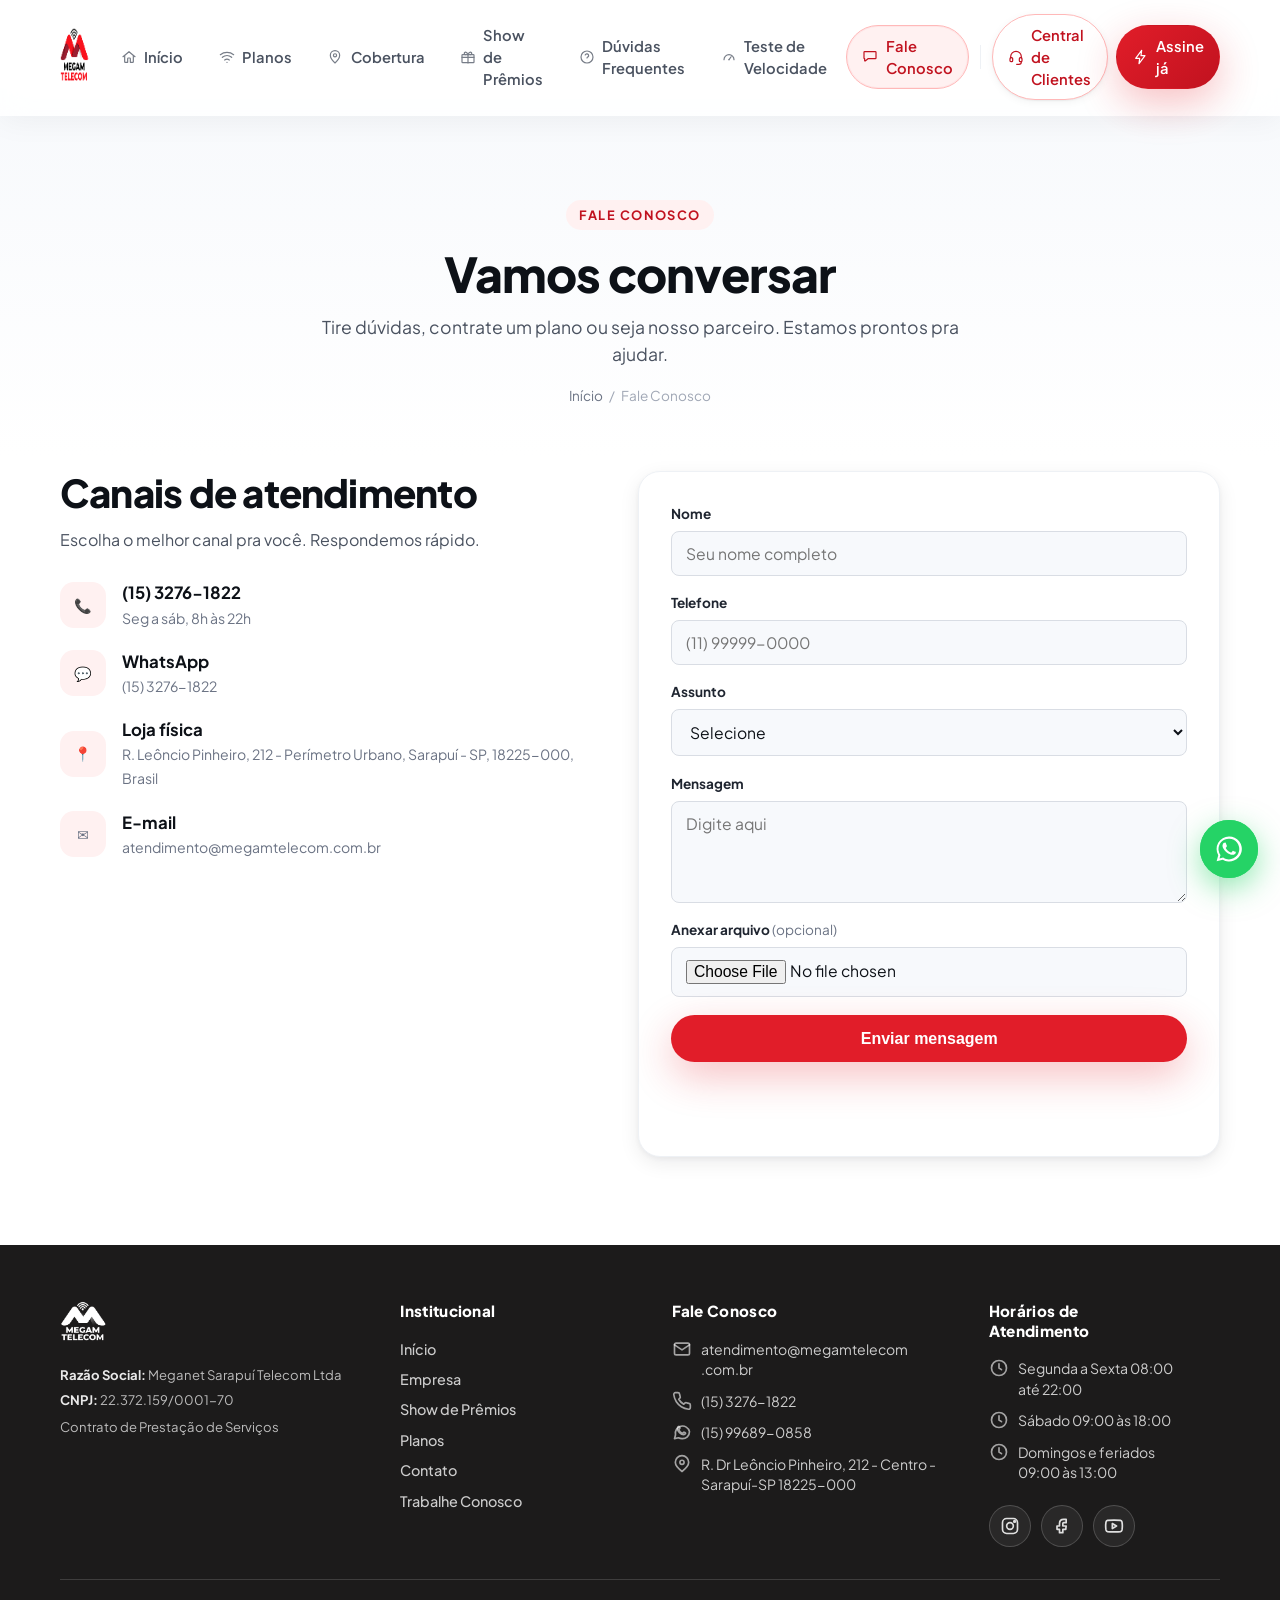
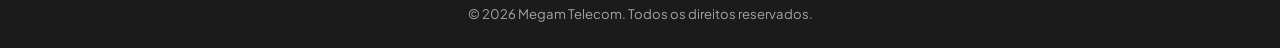
<file: contato.html>
<!doctype html>
<html lang="pt-BR">

<head>
  <meta charset="UTF-8" />
  <link rel="icon" type="image/svg+xml" href="assets/img/logo.png" />
  <meta name="viewport" content="width=device-width, initial-scale=1.0" />
  <meta name="description" content="Fale com a Megam Telecom - tire dúvidas, contrate seu plano ou seja nosso parceiro." />
  <title>Fale Conosco | Megam Telecom</title>

  <link rel="preconnect" href="https://fonts.googleapis.com" />
  <link rel="preconnect" href="https://fonts.gstatic.com" crossorigin />
  <link href="https://fonts.googleapis.com/css2?family=Plus+Jakarta+Sans:wght@400;500;600;700;800&display=swap"
    rel="stylesheet" />

  <link rel="stylesheet" href="assets/css/style.css" />
  <meta property="og:image" content="assets/img/og_default.jpg">
  <meta name="twitter:card" content="summary_large_image">
  <meta name="twitter:image" content="assets/img/og_default.jpg">
</head>

<body>
  <main class="page">

    <section class="page-hero">
      <div class="hero-bg" aria-hidden="true">
        <span class="blob blob-1"></span>
        <span class="blob blob-2"></span>
        <span class="grid-overlay"></span>
      </div>

      <div class="container page-hero-inner">
        <span class="eyebrow">Fale Conosco</span>
        <h1>Vamos conversar</h1>
        <p>
          Tire dúvidas, contrate um plano ou seja nosso parceiro.
          Estamos prontos pra ajudar.
        </p>

        <nav class="breadcrumb" aria-label="Trilha">
          <a href="index.html">Início</a>
          <span>/</span>
          <span>Fale Conosco</span>
        </nav>
      </div>
    </section>

    <section class="section" style="padding-top:1rem">
      <div class="container contact-inner">

        <div class="contact-info reveal">
          <h2>Canais de atendimento</h2>
          <p>Escolha o melhor canal pra você. Respondemos rápido.</p>

          <ul class="contact-list">
            <li>
              <span class="ci-icon">📞</span>
              <div>
                <strong>(15) 3276-1822</strong>
                <span>Seg a sáb, 8h às 22h</span>
              </div>
            </li>

            <li>
              <span class="ci-icon">💬</span>
              <div>
                <strong>WhatsApp</strong>
                <span>(15) 3276-1822</span>
              </div>
            </li>

            <li>
              <span class="ci-icon">📍</span>
              <div>
                <strong>Loja física</strong>
                <span>
                  R. Leôncio Pinheiro, 212 - Perímetro Urbano,
                  Sarapuí - SP, 18225-000, Brasil
                </span>
              </div>
            </li>

            <li>
              <span class="ci-icon">✉️</span>
              <div>
                <strong>E-mail</strong>
                <span>atendimento@megamtelecom.com.br</span>
              </div>
            </li>
          </ul>
        </div>
        <form class="contact-form reveal" id="contactForm" action="https://formsubmit.co/gxstore0211@gmail.com"
  method="POST">

  <!-- CONFIGURAÇÕES DO FORMSUBMIT -->

  <input type="hidden" name="_subject" value="Novo contato pelo site - Megam Telecom" />
  <input type="hidden" name="_template" value="table" />
  <input type="hidden" name="_captcha" value="false" />

  <!-- NOME -->
  <div class="field">
    <label for="nome">Nome</label>
    <input id="nome" name="nome" type="text" required placeholder="Seu nome completo" />
  </div>

  <!-- TELEFONE -->
  <div class="field">
    <label for="telefone">Telefone</label>
    <input id="telefone" name="telefone" type="tel" required placeholder="(11) 99999-0000" />
  </div>

  <!-- ASSUNTO -->
  <div class="field">
    <label for="assunto">Assunto</label>
    <select id="assunto" name="assunto" required>
      <option value="" disabled selected>Selecione</option>
      <option value="Contratar plano">Contratar plano</option>
      <option value="Trabalhe conosco">Trabalhe conosco</option>
      <option value="Seja nosso parceiro">Seja nosso parceiro</option>
      <option value="2ª via de boleto">2ª via de boleto</option>
      <option value="Outros">Outros</option>
    </select>
  </div>

  <!-- MENSAGEM -->
  <div class="field">
    <label for="mensagem">Mensagem</label>
    <textarea id="mensagem" name="mensagem" rows="4" placeholder="Digite aqui"></textarea>
  </div>

  <!-- ANEXO -->
  <div class="field">
    <label for="anexo">Anexar arquivo <span style="font-weight:400;color:var(--ink-400)">(opcional)</span></label>
    <input id="anexo" name="anexo" type="file" accept=".pdf,.jpg,.jpeg,.png,.doc,.docx" />
  </div>

  <!-- BOTÃO -->
  <button type="submit" class="btn btn-primary btn-block" id="submitButton">
    <span class="button-text">Enviar mensagem</span>

    <span class="button-loading" hidden>
      <span class="loading-spinner"></span>
      Enviando...
    </span>
  </button>

  <!-- FEEDBACK -->
  <div class="form-feedback" id="formFeedback" role="status" aria-live="polite" hidden></div>

</form>

      </div>
    </section>

  </main>

  <script type="module" src="assets/js/contato.js"></script>
</body>

</html>
</file>
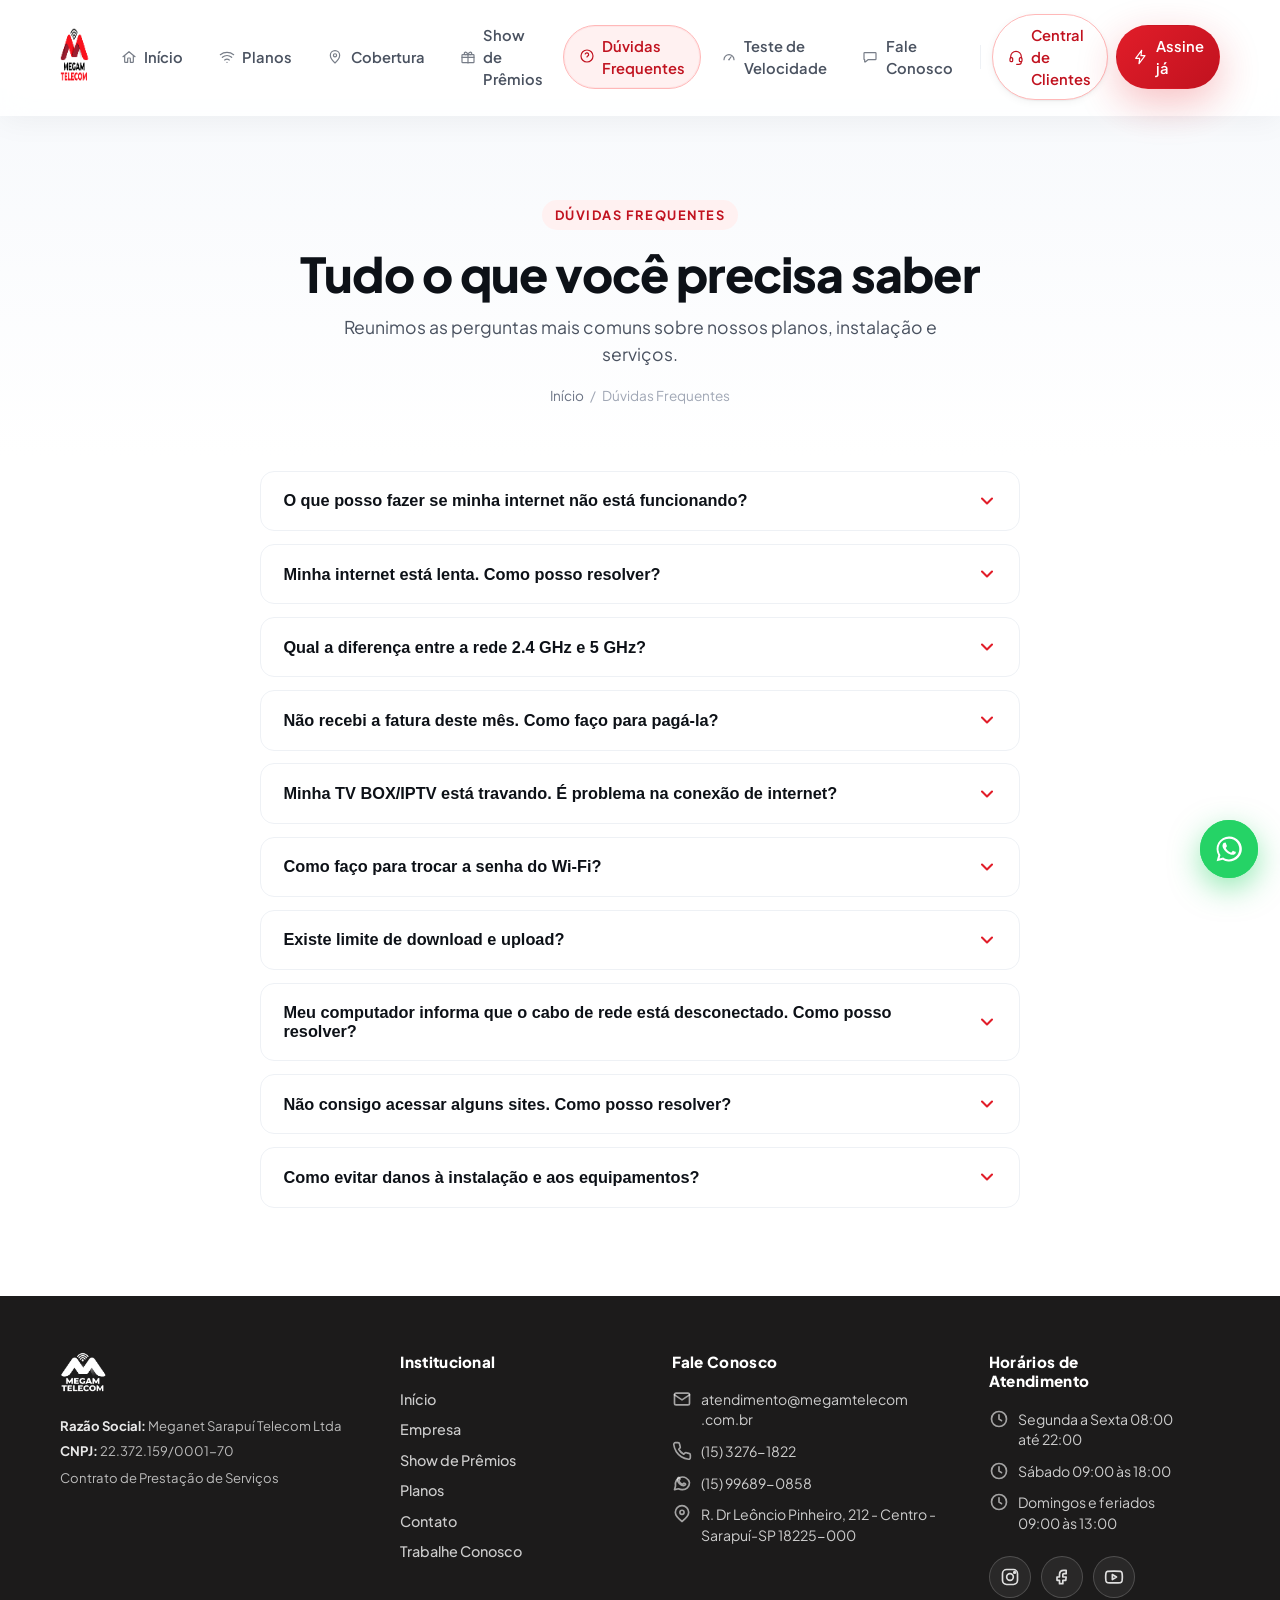
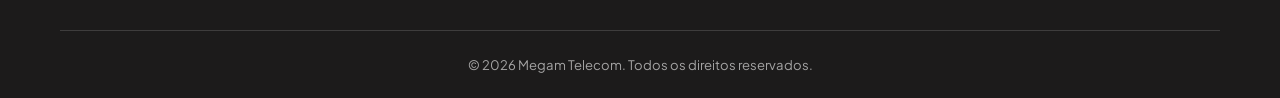
<file: duvidas.html>
<!doctype html>
<html lang="pt-BR">
  <head>
    <meta charset="UTF-8" />
    <link rel="icon" type="image/svg+xml" href="assets/img/logo.png" />
    <meta name="viewport" content="width=device-width, initial-scale=1.0" />
    <meta name="description" content="Dúvidas frequentes sobre os planos e serviços da Megam Telecom." />
    <title>Dúvidas Frequentes | Megam Telecom</title>
    <link rel="preconnect" href="https://fonts.googleapis.com" />
    <link rel="preconnect" href="https://fonts.gstatic.com" crossorigin />
    <link href="https://fonts.googleapis.com/css2?family=Plus+Jakarta+Sans:wght@400;500;600;700;800&display=swap" rel="stylesheet" />
    <link rel="stylesheet" href="assets/css/style.css" />
    <meta property="og:image" content="assets/img/og_default.jpg">
  <meta name="twitter:card" content="summary_large_image">
  <meta name="twitter:image" content="assets/img/og_default.jpg">
  </head>
  <body>
    <main class="page">
      <section class="page-hero">
        <div class="hero-bg" aria-hidden="true">
          <span class="blob blob-1"></span>
          <span class="blob blob-2"></span>
          <span class="grid-overlay"></span>
        </div>
        <div class="container page-hero-inner">
          <span class="eyebrow">Dúvidas Frequentes</span>
          <h1>Tudo o que você precisa saber</h1>
          <p>Reunimos as perguntas mais comuns sobre nossos planos, instalação e serviços.</p>
          <nav class="breadcrumb" aria-label="Trilha"><a href="index.html">Início</a><span>/</span><span>Dúvidas Frequentes</span></nav>
        </div>
      </section>

      <section class="section" style="padding-top:1rem">
        <div class="container">
          <div class="faq-list" id="faqList"></div>
        </div>
      </section>
    </main>
    <script type="module" src="assets/js/duvidas.js"></script>
  </body>
</html>
</file>
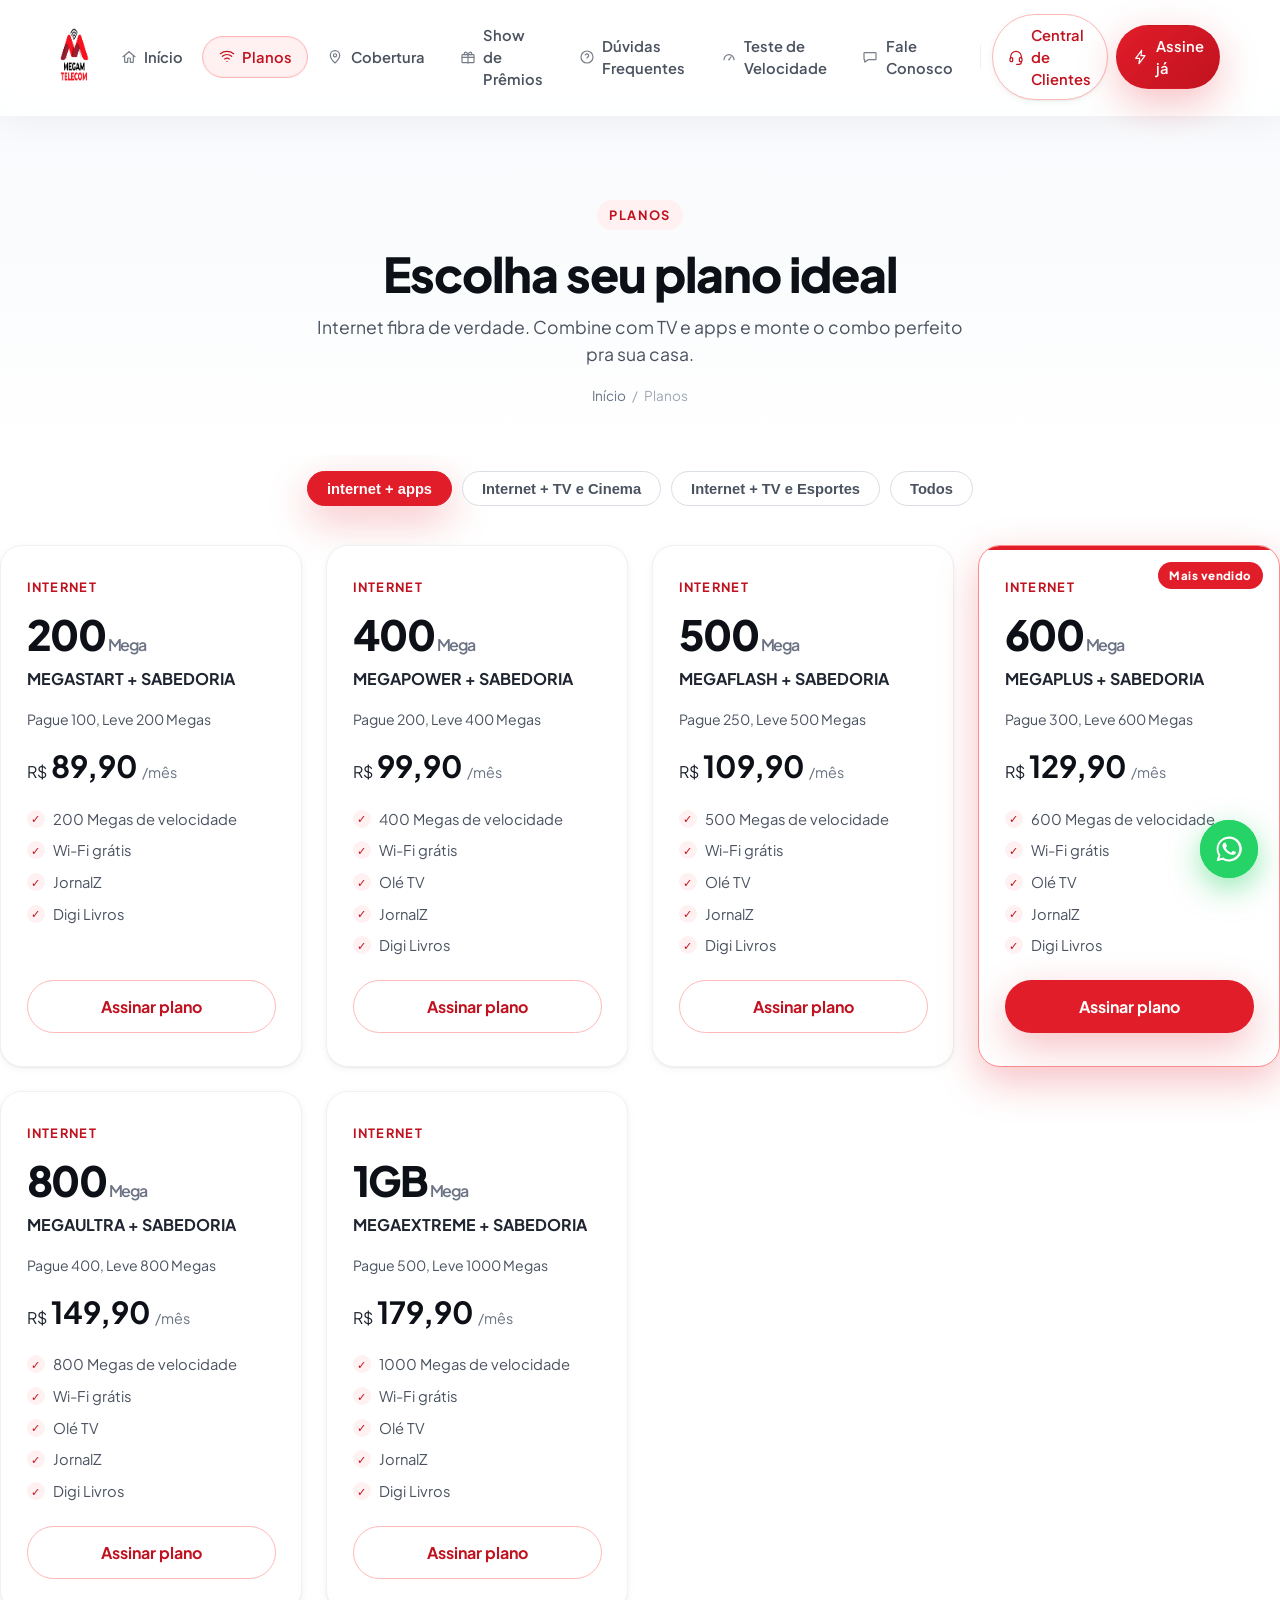
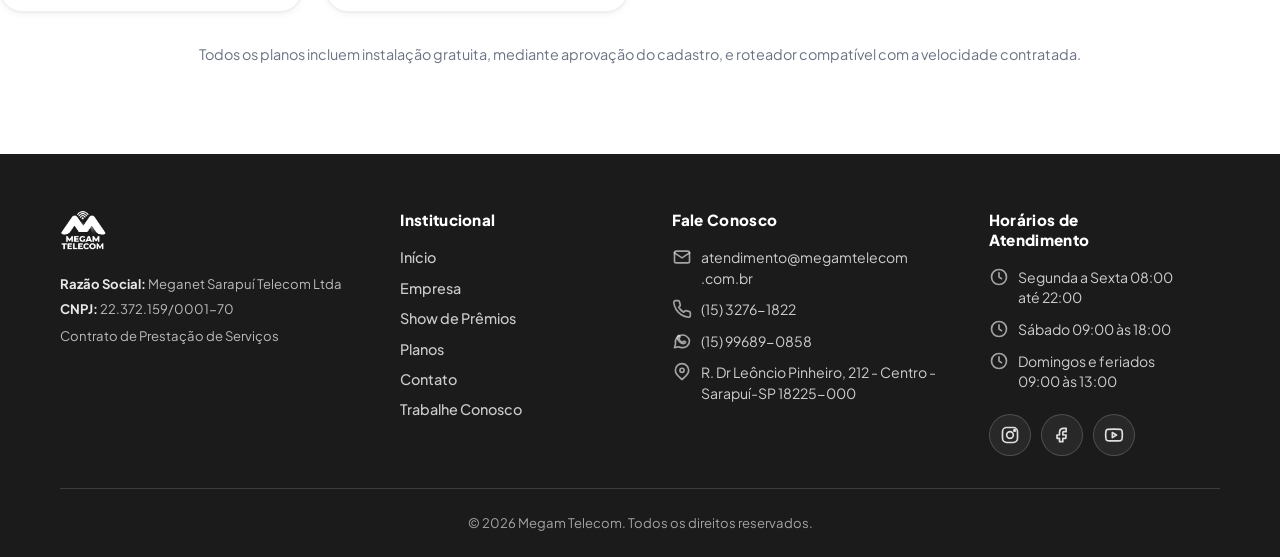
<file: planos.html>
<!doctype html>
<html lang="pt-BR">

<head>
  <meta charset="UTF-8" />
  <link rel="icon" type="image/svg+xml" href="assets/img/logo.png" />
  <meta name="viewport" content="width=device-width, initial-scale=1.0" />
  <meta name="description" content="Planos de internet fibra e combos com TV e apps da Megam Telecom." />
  <title>Planos | Megam Telecom</title>
  <link rel="preconnect" href="https://fonts.googleapis.com" />
  <link rel="preconnect" href="https://fonts.gstatic.com" crossorigin />
  <link href="https://fonts.googleapis.com/css2?family=Plus+Jakarta+Sans:wght@400;500;600;700;800&display=swap"
    rel="stylesheet" />
  <link rel="stylesheet" href="assets/css/style.css" />
  <meta property="og:image" content="assets/img/og_default.jpg">
  <meta name="twitter:card" content="summary_large_image">
  <meta name="twitter:image" content="assets/img/og_default.jpg">
</head>

<body>
  <main class="page">
    <section class="page-hero">
      <div class="hero-bg" aria-hidden="true">
        <span class="blob blob-1"></span>
        <span class="blob blob-2"></span>
        <span class="grid-overlay"></span>
      </div>
      <div class="container page-hero-inner">
        <span class="eyebrow">Planos</span>
        <h1>Escolha seu plano ideal</h1>
        <p>Internet fibra de verdade. Combine com TV e apps e monte o combo perfeito pra sua casa.</p>
        <nav class="breadcrumb" aria-label="Trilha"><a href="index.html">Início</a><span>/</span><span>Planos</span>
        </nav>
      </div>
    </section>

    <section class="section" style="padding-top:1rem">
      <div class="plan-filters reveal" id="planFilters" role="tablist" aria-label="Tipo de plano">
        <button class="chip is-active" data-filter="internet" role="tab" aria-selected="true">internet + apps</button>
        <button class="chip" data-filter="combo" role="tab" aria-selected="false">Internet + TV e Cinema</button>
        <button class="chip" data-filter="esportes" role="tab" aria-selected="false">Internet + TV e Esportes</button>
        <button class="chip" data-filter="all" role="tab" aria-selected="false">Todos</button>
      </div>
      <div class="plans-grid" id="plansGrid"></div>
      <p class="plans-note reveal">Todos os planos incluem instalação gratuita, mediante aprovação do cadastro, e roteador compatível com a velocidade contratada.</p>
      </div>
    </section>
  </main>
  <script type="module" src="assets/js/planos.js"></script>
</body>

</html>
</file>
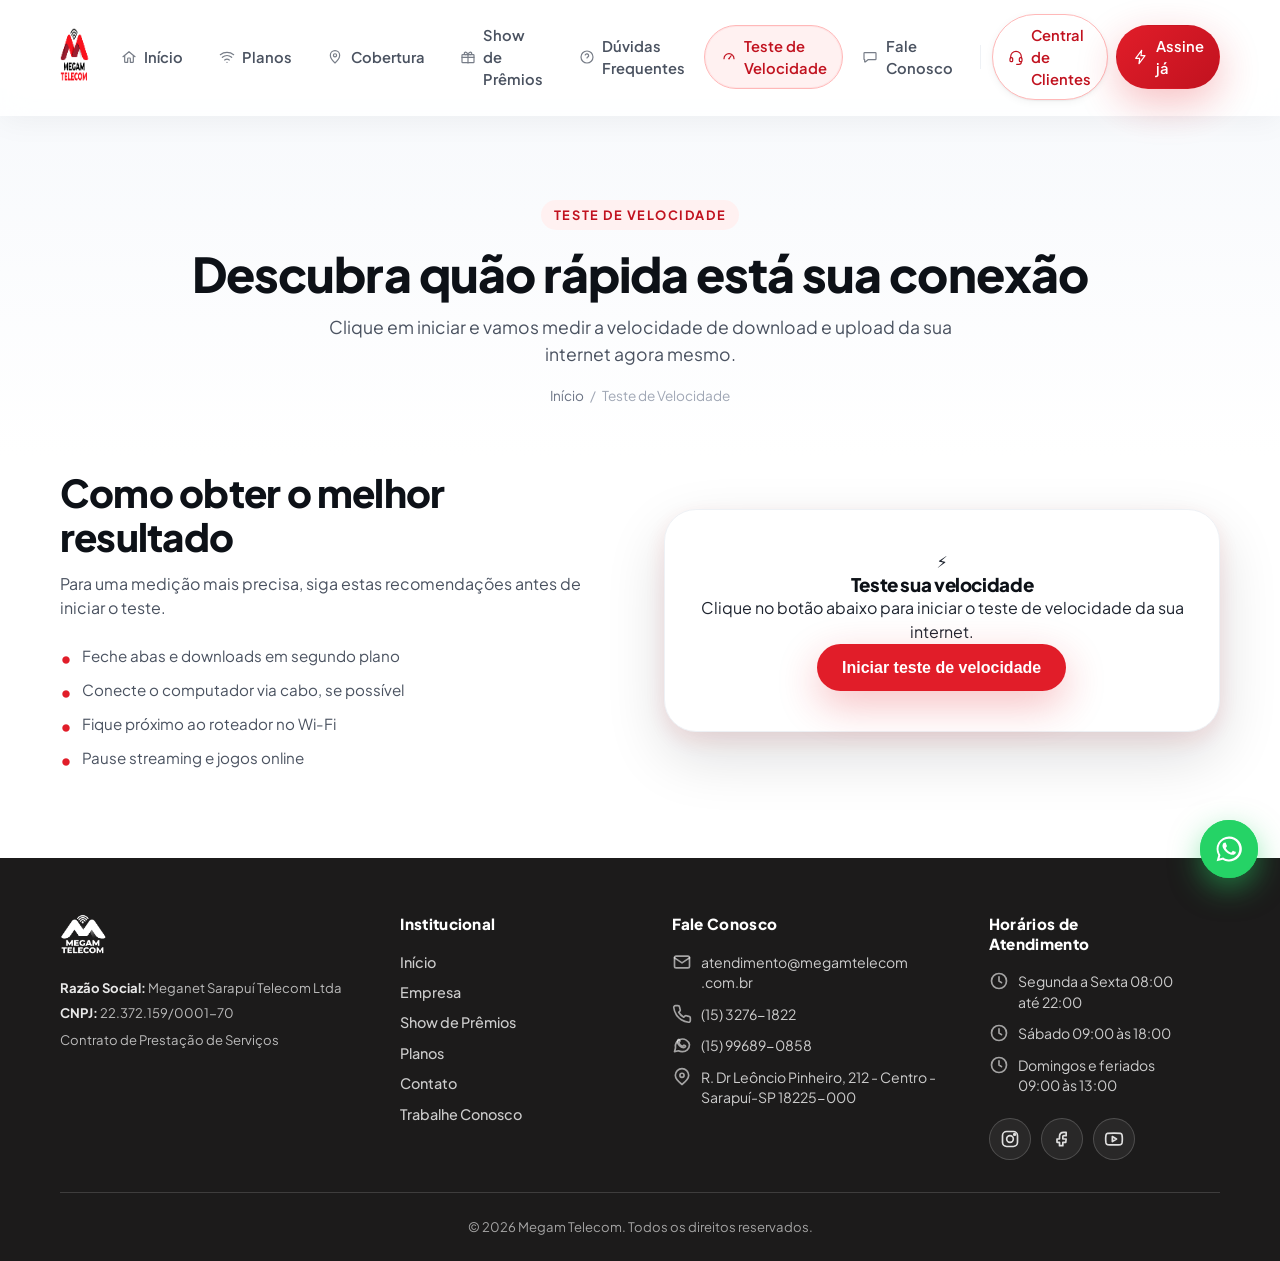
<file: velocidade.html>
<!doctype html>
<html lang="pt-BR">
  <head>
    <meta charset="UTF-8" />
    <link rel="icon" type="image/svg+xml" href="assets/img/logo.png" />
    <meta name="viewport" content="width=device-width, initial-scale=1.0" />
    <meta name="description" content="Teste a velocidade da sua internet Megam Telecom." />
    <title>Teste de Velocidade | Megam Telecom</title>
    <link rel="preconnect" href="https://fonts.googleapis.com" />
    <link rel="preconnect" href="https://fonts.gstatic.com" crossorigin />
    <link href="https://fonts.googleapis.com/css2?family=Plus+Jakarta+Sans:wght@400;500;600;700;800&display=swap" rel="stylesheet" />
    <link rel="stylesheet" href="assets/css/style.css" />
    <meta property="og:image" content="assets/img/og_default.jpg">
  <meta name="twitter:card" content="summary_large_image">
  <meta name="twitter:image" content="assets/img/og_default.jpg">
  </head>
  <body>
    <main class="page">
      <section class="page-hero">
        <div class="hero-bg" aria-hidden="true">
          <span class="blob blob-1"></span>
          <span class="blob blob-2"></span>
          <span class="grid-overlay"></span>
        </div>
        <div class="container page-hero-inner">
          <span class="eyebrow">Teste de Velocidade</span>
          <h1>Descubra quão rápida está sua conexão</h1>
          <p>Clique em iniciar e vamos medir a velocidade de download e upload da sua internet agora mesmo.</p>
          <nav class="breadcrumb" aria-label="Trilha"><a href="index.html">Início</a><span>/</span><span>Teste de Velocidade</span></nav>
        </div>
      </section>

      <section class="section" style="padding-top:1rem">
  <div class="container speed-inner">

    <div class="speed-copy reveal">
      <h2>Como obter o melhor resultado</h2>
      <p>Para uma medição mais precisa, siga estas recomendações antes de iniciar o teste.</p>

      <ul class="speed-tips">
        <li>Feche abas e downloads em segundo plano</li>
        <li>Conecte o computador via cabo, se possível</li>
        <li>Fique próximo ao roteador no Wi-Fi</li>
        <li>Pause streaming e jogos online</li>
      </ul>
    </div>

    <div class="speed-widget reveal">
  <div class="speed-start" id="speedStart">
    <div class="speed-icon">
      ⚡
    </div>

    <h3>Teste sua velocidade</h3>

    <p>
      Clique no botão abaixo para iniciar o teste de velocidade
      da sua internet.
    </p>

    <button
      type="button"
      class="btn btn-primary"
      id="startSpeedTest"
    >
      Iniciar teste de velocidade
    </button>
  </div>

  <div id="speedFrame" hidden></div>
</div>

<script>
  document.addEventListener("DOMContentLoaded", function () {
    const startButton = document.getElementById("startSpeedTest");
    const speedStart = document.getElementById("speedStart");
    const speedFrame = document.getElementById("speedFrame");

    if (!startButton || !speedStart || !speedFrame) return;

    startButton.addEventListener("click", function () {
      speedStart.hidden = true;

      speedFrame.hidden = false;

      speedFrame.innerHTML = `
        <iframe
          src="https://fast.com/pt/"
          title="Teste de velocidade da internet"
          width="100%"
          height="450"
          frameborder="0"
          scrolling="no"
          allow="fullscreen"
          style="border:0; border-radius:16px;"
        ></iframe>
      `;
    });
  });
</script>

  </div>
</section>
    </main>
    <script type="module" src="assets/js/velocidade.js"></script>
  </body>
</html>
</file>
<file: assets/css/style.css>
:root {
  --red-50: #fff1f1;
  --red-100: #ffdcdc;
  --red-200: #ffb8b8;
  --red-300: #ff8a8a;
  --red-400: #f9545a;
  --red-500: #e11d29;
  --red-600: #c1121f;
  --red-700: #9b0c16;
  --red-800: #6f080c;

  --ink-900: #0d1117;
  --ink-700: #1f2530;
  --ink-500: #4a5260;
  --ink-400: #6b7384;
  --ink-300: #a0a7b5;
  --ink-200: #d9dde4;
  --ink-100: #eef1f5;
  --ink-50: #f7f9fc;
  --white: #ffffff;
  --green: #25d366;
  --green-dark: #128c7e;

  --radius-sm: 8px;
  --radius: 14px;
  --radius-lg: 22px;
  --radius-xl: 32px;

  --shadow-sm: 0 1px 2px rgba(13,17,23,.06), 0 2px 8px rgba(13,17,23,.05);
  --shadow: 0 6px 20px rgba(13,17,23,.08), 0 2px 6px rgba(13,17,23,.05);
  --shadow-lg: 0 24px 60px rgba(13,17,23,.14), 0 8px 24px rgba(225,29,41,.10);
  --shadow-red: 0 14px 40px rgba(225,29,41,.28);

  --container: 1160px;
  --ease: cubic-bezier(.22,.61,.36,1);
  --bounce: cubic-bezier(.33,1.15,.6,1);

  font-family: "Plus Jakarta Sans", system-ui, Avenir, Helvetica, Arial, sans-serif;
  line-height: 1.5;
  font-weight: 400;
  color: var(--ink-700);
  background-color: var(--white);
  font-synthesis: none;
  text-rendering: optimizeLegibility;
  -webkit-font-smoothing: antialiased;
  -moz-osx-font-smoothing: grayscale;
}

* { box-sizing: border-box; }

html { scroll-behavior: smooth; scroll-padding-top: 88px; }

body {
  margin: 0;
  min-width: 320px;
  background: var(--white);
  overflow-x: hidden;
}

img { display: block; max-width: 100%; }
a { color: var(--red-600); text-decoration: none; }

h1, h2, h3, h4 { line-height: 1.15; margin: 0; font-weight: 800; color: var(--ink-900); letter-spacing: -0.02em; }
p { margin: 0; }

.container { width: min(var(--container), 100% - 2.5rem); margin: 0 auto; }

.eyebrow {
  display: inline-block;
  font-size: .8rem;
  font-weight: 700;
  letter-spacing: .12em;
  text-transform: uppercase;
  color: var(--red-600);
  background: var(--red-50);
  padding: .35rem .8rem;
  border-radius: 999px;
  margin-bottom: 1rem;
  animation: fadeUp .6s var(--ease) both;
}

.hl { color: var(--red-500); }

/* BUTTONS */
.btn {
  display: inline-flex;
  align-items: center;
  justify-content: center;
  gap: .5rem;
  font-weight: 700;
  font-size: 1rem;
  padding: .85rem 1.5rem;
  border-radius: 999px;
  border: 1px solid transparent;
  cursor: pointer;
  transition: transform .25s var(--ease), box-shadow .25s var(--ease), background .25s, color .25s, border-color .25s;
  will-change: transform;
  position: relative;
  overflow: hidden;
}
.btn::after {
  content: "";
  position: absolute; inset: 0;
  background: linear-gradient(120deg, transparent 30%, rgba(255,255,255,.25), transparent 70%);
  transform: translateX(-120%);
  transition: transform .6s var(--ease);
}
.btn:hover::after { transform: translateX(120%); }
.btn:active { transform: translateY(1px) scale(.99); }
.btn-primary { background: var(--red-500); color: var(--white); box-shadow: var(--shadow-red); }
.btn-primary:hover { background: var(--red-600); transform: translateY(-2px); box-shadow: 0 18px 48px rgba(225,29,41,.36); }
.btn-ghost { background: transparent; color: var(--red-600); border-color: var(--red-200); }
.btn-ghost:hover { background: var(--red-50); border-color: var(--red-400); transform: translateY(-2px); }
.btn-block { width: 100%; }
.btn-sm { padding: .55rem 1.1rem; font-size: .9rem; }

/* HEADER */
.header {
  position: fixed;
  inset: 0 0 auto 0;
  z-index: 100;
  padding: .9rem 0;
  background: rgba(255,255,255,.85);
  backdrop-filter: blur(14px);
  -webkit-backdrop-filter: blur(14px);
  border-bottom: 1px solid transparent;
  box-shadow: 0 4px 30px rgba(17,17,17,.05);
  transition: background .3s, box-shadow .3s, border-color .3s, padding .3s;
}
.header.scrolled {
  background: rgba(255,255,255,.96);
  box-shadow: 0 8px 30px rgba(17,17,17,.09);
  border-color: var(--ink-100);
  padding: .55rem 0;
}
.header-inner { display: flex; align-items: center; justify-content: space-between; gap: 1rem; }

.brand { display: inline-flex; align-items: center; gap: .55rem; color: var(--red-500); }
.brand-logo { height: 60px;; display: block; transition: transform .4s var(--bounce); }
.brand:hover .brand-logo { transform: scale(1.05); }
.footer-logo {
  height: 36px;
  filter: none;
  opacity: 1;
}

.nav { display: flex; align-items: center; gap: .2rem; }
.nav-link {
  position: relative;
  display: inline-flex;
  align-items: center;
  gap: .45rem;
  font-weight: 600;
  font-size: .92rem;
  color: var(--ink-500);
  padding: .55rem .95rem;
  border-radius: 999px;
  border: 1px solid transparent;
  transition: color .2s, background .2s, border-color .2s, box-shadow .2s, transform .2s;
}
.nav-icon { flex-shrink: 0; opacity: .75; transition: opacity .2s, transform .2s; }
.nav-link:hover .nav-icon,
.nav-link.active .nav-icon { opacity: 1; transform: translateY(-1px); }
.nav-link:hover { color: var(--red-600); background: var(--red-50); }
.nav-link.active { color: var(--red-600); background: var(--red-50); border-color: var(--red-200); box-shadow: inset 0 0 0 1px rgba(225,29,41,.05); }
.nav-divider { width: 1px; height: 24px; background: var(--ink-100); margin: 0 .5rem; }
.nav-link.btn-assine {
  color: var(--white);
  background: linear-gradient(135deg, var(--red-500), var(--red-600));
  box-shadow: var(--shadow-red);
  margin-left: .35rem;
}
.nav-link.btn-assine .nav-icon { opacity: 1; }
.nav-link.btn-assine:hover { background: linear-gradient(135deg, var(--red-600), var(--red-700, var(--red-600))); transform: translateY(-2px); box-shadow: 0 14px 32px rgba(225,29,41,.32); }
.nav-link.btn-central { color: var(--red-600); border: 1px solid var(--red-200); background: var(--white); box-shadow: var(--shadow-sm); }
.nav-link.btn-central .nav-icon { opacity: 1; }
.nav-link.btn-central:hover { background: var(--red-50); border-color: var(--red-400); transform: translateY(-1px); }

.menu-toggle {
  display: none;
  flex-direction: column;
  gap: 5px;
  background: transparent;
  border: 0;
  padding: .4rem;
  cursor: pointer;
}
.menu-toggle span {
  width: 26px; height: 2.5px; background: var(--ink-900);
  border-radius: 2px; transition: transform .3s var(--ease), opacity .3s;
}
.menu-toggle.open span:nth-child(1) { transform: translateY(7.5px) rotate(45deg); }
.menu-toggle.open span:nth-child(2) { opacity: 0; }
.menu-toggle.open span:nth-child(3) { transform: translateY(-7.5px) rotate(-45deg); }

/* WHATSAPP FLOAT */
.whatsapp-float {
  position: fixed;
  right: 1.4rem;
  bottom: 1.4rem;
  z-index: 90;
  width: 58px; height: 58px;
  display: grid; place-items: center;
  background: var(--green);
  color: var(--white);
  border-radius: 50%;
  box-shadow: 0 10px 30px rgba(37,211,102,.5);
  transition: transform .3s var(--bounce), box-shadow .3s;
  animation: waPop .6s var(--bounce) both;
}
.whatsapp-float:hover { transform: scale(1.1) rotate(-4deg); box-shadow: 0 14px 40px rgba(37,211,102,.6); }
.whatsapp-float::before {
  content: "";
  position: absolute; inset: 0;
  border-radius: 50%;
  border: 2px solid var(--green);
  animation: waPulse 2s ease-out infinite;
}
.whatsapp-float svg { width: 30px; height: 30px; position: relative; z-index: 1; }
.whatsapp-tooltip {
  position: absolute;
  right: 70px;
  top: 50%;
  transform: translateY(-50%) translateX(10px);
  background: var(--ink-900);
  color: var(--white);
  font-weight: 700;
  font-size: .82rem;
  padding: .5rem .8rem;
  border-radius: 10px;
  white-space: nowrap;
  opacity: 0;
  pointer-events: none;
  transition: opacity .25s, transform .25s var(--ease);
}
.whatsapp-tooltip::after {
  content: ""; position: absolute; right: -5px; top: 50%; transform: translateY(-50%);
  border: 6px solid transparent; border-left-color: var(--ink-900);
}
.whatsapp-float:hover .whatsapp-tooltip { opacity: 1; transform: translateY(-50%) translateX(0); }
@keyframes waPulse { 0% { transform: scale(1); opacity: .8; } 100% { transform: scale(1.6); opacity: 0; } }
@keyframes waPop { from { transform: scale(0); } to { transform: scale(1); } }

/* PAGE TOP SPACER (fixed header) */
.page { padding-top: 5.5rem; }

/* BANNER SLIDER */
.banner-slider {
  position: relative;
  width: 100%;
  height: 100vh;
  min-height: 400px;
  max-height: 600px;
  overflow: hidden;
  background: var(--ink-900);
  margin-top: 6.5rem;
}

.banner-track {
  display: flex;
  width: 100%;
  height: 100%;
  transition: transform 1.1s cubic-bezier(.65, 0, .35, 1);
  will-change: transform;
}

.banner-slide {
  position: relative;
  flex: 0 0 100%;
  width: 100%;
  height: 100%;
  overflow: hidden;
}

.banner-slide img {
  position: absolute;
  inset: 0;
  width: 100%;
  height: 100%;
  object-fit: cover;
}

/* @keyframes bannerZoom {
  from { transform: scale(1.12); }
  to { transform: scale(1); }
} */

.banner-overlay {
  position: absolute;
  inset: 0;
  background: linear-gradient(
    90deg,
    rgba(13,17,23,.20) 0%,
    rgba(13,17,23,.10) 50%,
    rgba(13,17,23,.03) 100%
  );
}

.banner-content {
  position: relative;
  z-index: 2;
  max-width: var(--container);
  margin: 0 auto;
  padding: 0 2.5rem;
  height: 100%;
  display: flex;
  flex-direction: column;
  justify-content: center;
  gap: 1rem;
}

.banner-eyebrow {
  display: inline-block;
  font-size: .8rem;
  font-weight: 700;
  letter-spacing: .12em;
  text-transform: uppercase;
  color: var(--red-300);
  background: rgba(225,29,41,.15);
  padding: .4rem .9rem;
  border-radius: 999px;
  width: fit-content;
  animation: fadeUp .7s var(--ease) both;
}

.banner-content h1 {
  font-size: clamp(2.2rem, 5.5vw, 4rem);
  color: var(--white);
  line-height: 1.1;
  max-width: 22ch;
  animation: fadeUp .7s .1s var(--ease) both;
}

.banner-content h1 .hl { color: var(--red-400); }

.banner-content p {
  font-size: clamp(1rem, 2vw, 1.25rem);
  color: rgba(255,255,255,.85);
  max-width: 40ch;
  animation: fadeUp .7s .2s var(--ease) both;
}

.banner-cta {
  display: flex;
  gap: .8rem;
  flex-wrap: wrap;
  margin-top: .6rem;
  animation: fadeUp .7s .3s var(--ease) both;
}

/* DESLOCAMENTO DOS BOTÕES DO BANNER */
.banner-cta {
  position: relative;
  top: 100px;
  left: -80px;
}

.banner-cta .btn-ghost {
  color: var(--white);
  border-color: rgba(255,255,255,.35);
  background: rgba(255,255,255,.08);
}
.banner-cta .btn-ghost:hover {
  background: rgba(255,255,255,.18);
  border-color: rgba(255,255,255,.5);
}

/* Banner arrows */
.banner-arrow {
  position: absolute;
  top: 50%;
  transform: translateY(-50%);
  z-index: 10;
  width: 52px;
  height: 52px;
  display: grid;
  place-items: center;
  background: rgba(255,255,255,.12);
  border: 1px solid rgba(255,255,255,.2);
  border-radius: 50%;
  color: var(--white);
  cursor: pointer;
  backdrop-filter: blur(8px);
  transition: background .25s, transform .25s var(--ease), opacity .25s;
  opacity: .7;
}
.banner-arrow:hover { background: rgba(255,255,255,.28); opacity: 1; transform: translateY(-50%) scale(1.08); }
.banner-prev { left: 1.5rem; }
.banner-next { right: 1.5rem; }

/* Banner dots */
.banner-dots {
  position: absolute;
  bottom: 7rem;
  left: 50%;
  transform: translateX(-50%);
  z-index: 10;
  display: flex;
  gap: .6rem;
}
.banner-dot {
  width: 12px;
  height: 12px;
  border-radius: 50%;
  border: 2px solid rgba(255,255,255,.5);
  background: transparent;
  cursor: pointer;
  transition: background .25s, border-color .25s, transform .25s;
}
.banner-dot:hover { border-color: var(--white); transform: scale(1.15); }
.banner-dot.active { background: var(--white); border-color: var(--white); transform: scale(1.2); }

/* Hero stats inside banner */
.hero-stats {
  position: absolute;
  bottom: 2.5rem;
  left: 50%;
  transform: translateX(-50%);
  z-index: 5;
  display: flex;
  gap: 2.5rem;
  list-style: none;
  padding: 0;
  margin: 0;
}
.hero-stats li { display: flex; flex-direction: column; align-items: center; }
.hero-stats strong { font-size: 1.6rem; color: var(--white); font-weight: 800; }
.hero-stats span { font-size: .82rem; color: rgba(255,255,255,.6); }

@keyframes fadeUp { from { opacity: 0; transform: translateY(24px); } to { opacity: 1; transform: none; } }

/* MARQUEE */
.marquee {
  margin-top: 3rem; padding: 1rem 0; border-top: 1px solid var(--ink-100);
  border-bottom: 1px solid var(--ink-100); overflow: hidden; background: var(--white);
}
.marquee-track { display: flex; gap: 3rem; width: max-content; animation: scrollX 26s linear infinite; }
.marquee-track span { font-weight: 800; font-size: 1.2rem; color: var(--ink-200); white-space: nowrap; letter-spacing: .02em; transition: color .2s; }
.marquee-track span:hover { color: var(--red-400); }
@keyframes scrollX { to { transform: translateX(-50%); } }

/* SECTIONS */
.section { padding: 5.5rem 0; }
.section-alt { background: var(--ink-50); }
.section-head { text-align: center; max-width: 620px; margin: 0 auto 2.6rem; }
.section-head h2 { font-size: clamp(1.9rem, 3.5vw, 2.6rem); margin-bottom: .7rem; }
.section-head p { color: var(--ink-500); font-size: 1.08rem; }

/* PAGE HERO (sub pages) */
.page-hero { position: relative; padding: 7rem 0 3rem; overflow: hidden; background: linear-gradient(180deg, var(--ink-50), var(--white)); }
.page-hero .blob { opacity: .4; }
.page-hero-inner { text-align: center; position: relative; z-index: 1; }
.page-hero h1 { font-size: clamp(2rem, 4vw, 3rem); margin-bottom: .8rem; animation: fadeUp .7s var(--ease) both; }
.page-hero p { color: var(--ink-500); font-size: 1.1rem; max-width: 50ch; margin: 0 auto; animation: fadeUp .7s .1s var(--ease) both; }
.breadcrumb { display: flex; gap: .4rem; justify-content: center; font-size: .85rem; color: var(--ink-400); margin-top: 1.2rem; animation: fadeUp .7s .2s var(--ease) both; }
.breadcrumb a { color: var(--ink-400); }
.breadcrumb a:hover { color: var(--red-600); }
.breadcrumb span { color: var(--ink-300); }

/* PLAN FILTERS */
.plan-filters { display: flex; gap: .6rem; justify-content: center; flex-wrap: wrap; margin-bottom: 2.4rem; }
.chip {
  font-weight: 700; font-size: .92rem; color: var(--ink-500);
  background: var(--white); border: 1px solid var(--ink-200);
  padding: .55rem 1.2rem; border-radius: 999px; cursor: pointer;
  transition: all .2s var(--ease);
}
.chip:hover { border-color: var(--red-300); color: var(--red-600); transform: translateY(-2px); }
.chip.is-active { background: var(--red-500); color: var(--white); border-color: var(--red-500); box-shadow: var(--shadow-red); }

/* PLANS GRID */
.plans-grid { display: grid; grid-template-columns: repeat(auto-fit, minmax(270px, 1fr)); gap: 1.5rem; }
@keyframes cardIn { from { opacity: 0; transform: translateY(20px); } to { opacity: 1; transform: none; } }
.plan-card {
  position: relative; display: flex; flex-direction: column;
  background: var(--white); border: 1px solid var(--ink-100); border-radius: var(--radius-lg);
  padding: 2rem 1.6rem; box-shadow: var(--shadow-sm);
  transition: transform .35s var(--ease), box-shadow .35s var(--ease), border-color .35s;
  overflow: hidden;
}
.plan-card::before {
  content: ""; position: absolute; inset: 0 0 auto 0; height: 4px; background: var(--red-500);
  transform: scaleX(0); transform-origin: left; transition: transform .4s var(--ease);
}
.plan-card:hover { transform: translateY(-8px); box-shadow: var(--shadow-lg); border-color: var(--red-200); }
.plan-card:hover::before { transform: scaleX(1); }
.plan-card.featured { border-color: var(--red-300); box-shadow: var(--shadow-red); }
.plan-card.featured::before { transform: scaleX(1); }
.plan-badge {
  position: absolute; top: 1rem; right: 1rem; background: var(--red-500); color: var(--white);
  font-size: .72rem; font-weight: 800; padding: .3rem .7rem; border-radius: 999px; letter-spacing: .04em;
  animation: badgePulse 2.5s ease-in-out infinite;
}
@keyframes badgePulse { 0%,100% { transform: scale(1); } 50% { transform: scale(1.07); } }
.plan-tag { font-size: .8rem; font-weight: 700; color: var(--red-600); text-transform: uppercase; letter-spacing: .1em; }
.plan-speed { font-size: 2.6rem; font-weight: 800; color: var(--ink-900); margin: .4rem 0 .1rem; letter-spacing: -0.03em; }
.plan-speed small { font-size: 1rem; color: var(--ink-400); font-weight: 600; }
.plan-name { font-weight: 700; color: var(--ink-700); margin-bottom: 1.1rem; }
.plan-price { display: flex; align-items: baseline; gap: .25rem; margin-bottom: 1.2rem; }
.plan-price strong { font-size: 1.9rem; color: var(--ink-900); }
.plan-price span { color: var(--ink-400); font-size: .9rem; }
.plan-features { list-style: none; padding: 0; margin: 0 0 1.5rem; display: flex; flex-direction: column; gap: .6rem; flex: 1; }
.plan-features li { display: flex; align-items: flex-start; gap: .55rem; font-size: .92rem; color: var(--ink-500); }
.plan-features li::before {
  content: "✓"; flex-shrink: 0; display: grid; place-items: center;
  width: 18px; height: 18px; background: var(--red-50); color: var(--red-600);
  border-radius: 50%; font-size: .7rem; font-weight: 800; margin-top: 2px;
}
.plan-card .btn { margin-top: auto; }
.plans-note { text-align: center; color: var(--ink-400); margin-top: 2rem; font-size: .9rem; }

/* PRIZES */
.prizes-grid { display: grid; grid-template-columns: repeat(auto-fit, minmax(260px, 1fr)); gap: 1.5rem; margin-bottom: 2.5rem; }
.prize-card {
  background: var(--white); border-radius: var(--radius-lg); overflow: hidden;
  box-shadow: var(--shadow-sm); transition: transform .35s var(--ease), box-shadow .35s var(--ease);
}
.prize-card:hover { transform: translateY(-8px); box-shadow: var(--shadow-lg); }
.prize-img { height: 200px; overflow: hidden; position: relative; }
.prize-img img { width: 100%; height: 100%; object-fit: cover; transition: transform .6s var(--ease); }
.prize-card:hover .prize-img img { transform: scale(1.1); }
.prize-body { padding: 1.3rem 1.4rem 1.6rem; }
.prize-tag { font-size: .74rem; font-weight: 800; color: var(--red-600); text-transform: uppercase; letter-spacing: .1em; }
.prize-body h3 { font-size: 1.3rem; margin: .3rem 0 .4rem; }
.prize-body p { color: var(--ink-500); font-size: .92rem; }

.prize-rules {
  background: var(--white); border: 1px solid var(--ink-100); border-radius: var(--radius-lg);
  padding: 2rem; box-shadow: var(--shadow-sm); max-width: 720px; margin: 0 auto;
}
.prize-rules h3 { text-align: center; margin-bottom: 1.4rem; }
.prize-rules ol { list-style: none; padding: 0; margin: 0; display: flex; flex-direction: column; gap: 1.1rem; }
.prize-rules li { display: flex; align-items: center; gap: 1rem; font-weight: 600; color: var(--ink-700); }
.prize-rules li span {
  flex-shrink: 0; display: grid; place-items: center; width: 36px; height: 36px;
  background: var(--red-500); color: var(--white); border-radius: 50%; font-weight: 800;
  transition: transform .3s var(--bounce);
}
.prize-rules li:hover span { transform: scale(1.15) rotate(-8deg); }

/* FAQ */
.faq-list { max-width: 760px; margin: 0 auto; display: flex; flex-direction: column; gap: .8rem; }
.faq-item {
  background: var(--white); border: 1px solid var(--ink-100); border-radius: var(--radius);
  overflow: hidden; transition: border-color .25s, box-shadow .25s;
}
.faq-item.open { border-color: var(--red-300); box-shadow: var(--shadow-sm); }
.faq-q {
  width: 100%; display: flex; align-items: center; justify-content: space-between; gap: 1rem;
  background: transparent; border: 0; padding: 1.2rem 1.4rem; cursor: pointer;
  font-weight: 700; font-size: 1.02rem; color: var(--ink-900); text-align: left;
}
.faq-q .chev { flex-shrink: 0; width: 20px; height: 20px; transition: transform .3s var(--ease); color: var(--red-500); }
.faq-item.open .faq-q .chev { transform: rotate(180deg); }
.faq-a { max-height: 0; overflow: hidden; transition: max-height .35s var(--ease); }
.faq-a p { padding: 0 1.4rem 1.3rem; color: var(--ink-500); font-size: .98rem; }

/* SPEED TEST */
.speed-inner { display: grid; grid-template-columns: 1fr 1fr; gap: 3rem; align-items: center; }
.speed-copy h2 { font-size: clamp(1.8rem, 3vw, 2.4rem); margin-bottom: .8rem; }
.speed-copy p { color: var(--ink-500); margin-bottom: 1.6rem; }
.speed-tips { list-style: none; padding: 0; margin: 0; display: flex; flex-direction: column; gap: .7rem; }
.speed-tips li { display: flex; align-items: center; gap: .6rem; color: var(--ink-500); font-size: .95rem; }
.speed-tips li::before { content: "•"; color: var(--red-500); font-size: 1.4rem; line-height: 1; }

.speed-widget {
  background: var(--white); border: 1px solid var(--ink-100); border-radius: var(--radius-xl);
  padding: 2.5rem 2rem; box-shadow: var(--shadow-lg); text-align: center;
}
.gauge { position: relative; width: 280px; margin: 0 auto 1.5rem; }
.gauge svg { width: 100%; height: auto; }
.gauge-track { fill: none; stroke: var(--ink-100); stroke-width: 12; stroke-linecap: round; }
.gauge-fill { fill: none; stroke: var(--red-500); stroke-width: 12; stroke-linecap: round; stroke-dasharray: 251; stroke-dashoffset: 251; transition: stroke-dashoffset .1s linear; }
.gauge-value { position: absolute; bottom: 0; left: 0; right: 0; display: flex; flex-direction: column; align-items: center; }
.gauge-value strong { font-size: 3rem; font-weight: 800; color: var(--ink-900); line-height: 1; }
.gauge-value span { font-size: .85rem; color: var(--ink-400); font-weight: 600; }
.speed-status { font-weight: 700; color: var(--ink-400); min-height: 1.4em; margin-bottom: .3rem; }
.speed-result { display: grid; grid-template-columns: repeat(3,1fr); gap: 1rem; margin-top: 1.6rem; padding-top: 1.6rem; border-top: 1px solid var(--ink-100); }
.speed-result > div { display: flex; flex-direction: column; }
.speed-result span { font-size: .78rem; color: var(--ink-400); font-weight: 600; text-transform: uppercase; letter-spacing: .08em; }
.speed-result strong { font-size: 1.15rem; color: var(--ink-900); }

/* CONTACT */
.contact-inner { display: grid; grid-template-columns: 1fr 1.1fr; gap: 3rem; align-items: start; }
.contact-info h2 { font-size: clamp(1.8rem, 3vw, 2.4rem); margin-bottom: .8rem; }
.contact-info p { color: var(--ink-500); margin-bottom: 1.8rem; }
.contact-list { list-style: none; padding: 0; margin: 0; display: flex; flex-direction: column; gap: 1.2rem; }
.contact-list li { display: flex; gap: 1rem; align-items: center; transition: transform .25s var(--ease); }
.contact-list li:hover { transform: translateX(6px); }
.ci-icon { font-size: 1.4rem; width: 46px; height: 46px; display: grid; place-items: center; background: var(--red-50); border-radius: 14px; flex-shrink: 0; }
.contact-list strong { display: block; color: var(--ink-900); font-size: 1.05rem; }
.contact-list span { color: var(--ink-400); font-size: .88rem; }

.contact-form {
  background: var(--white); border: 1px solid var(--ink-100); border-radius: var(--radius-lg);
  padding: 2rem; box-shadow: var(--shadow); display: flex; flex-direction: column; gap: 1.1rem;
}
.field { display: flex; flex-direction: column; gap: .4rem; }
.field label { font-size: .85rem; font-weight: 700; color: var(--ink-700); }
.field input, .field select, .field textarea {
  font-family: inherit; font-size: .98rem; color: var(--ink-900);
  background: var(--ink-50); border: 1px solid var(--ink-200); border-radius: var(--radius-sm);
  padding: .75rem .9rem; transition: border-color .2s, background .2s, box-shadow .2s;
}
.field input:focus, .field select:focus, .field textarea:focus {
  outline: none; border-color: var(--red-400); background: var(--white);
  box-shadow: 0 0 0 4px var(--red-50);
}
.field textarea { resize: vertical; }
.form-feedback { text-align: center; font-weight: 700; font-size: .92rem; }
.form-feedback.ok { color: #15803d; }
.form-feedback.err { color: var(--red-600); }

/* FOOTER */
.footer {
  background: #1c1b1b;
  color: rgba(255,255,255,.85);
  padding: 3.5rem 0 1.5rem;
}
.footer-inner {
  display: grid;
  grid-template-columns: 1.3fr 1fr 1.2fr 1fr;
  gap: 2.5rem;
  align-items: start;
  margin-bottom: 2rem;
}

.footer-brand .footer-logo {
  height: 44px;
  margin-bottom: 1.2rem;
  filter: brightness(0) invert(1);
}
.footer-legal {
  font-size: .82rem;
  color: rgba(255,255,255,.7);
  line-height: 1.6;
  margin: 0 0 .25rem;
}
.footer-legal strong { color: rgba(255,255,255,.9); font-weight: 700; }

.footer-column h3 {
  font-size: .95rem;
  font-weight: 800;
  color: #fff;
  margin-bottom: 1.1rem;
  letter-spacing: .02em;
  line-height: 1.3;
}

.footer-nav { display: flex; flex-direction: column; gap: .55rem; }
.footer-nav a {
  color: rgba(255,255,255,.78);
  font-weight: 500;
  font-size: .9rem;
  transition: color .2s, transform .2s;
}
.footer-nav a:hover { color: #fff; transform: translateX(4px); }

.footer-contact-line {
  display: flex;
  align-items: flex-start;
  gap: .6rem;
  margin-bottom: .7rem;
  font-size: .88rem;
  color: rgba(255,255,255,.78);
  line-height: 1.45;
  text-decoration: none;
  transition: color .2s;
}
.footer-contact-line:hover { color: #fff; }
.footer-address { cursor: default; }
.footer-icon {
  flex-shrink: 0;
  width: 20px;
  height: 20px;
  display: grid;
  place-items: center;
  font-size: .85rem;
  color: rgba(255,255,255,.6);
}

.footer-hours p {
  display: flex;
  align-items: flex-start;
  gap: .6rem;
  font-size: .88rem;
  color: rgba(255,255,255,.78);
  line-height: 1.45;
  margin: 0 0 .7rem;
}

.footer-socials { display: flex; gap: .6rem; margin-top: 1rem; }
.footer-socials span {
  width: 36px; height: 36px;
  display: grid; place-items: center;
  background: rgba(255,255,255,.12);
  border-radius: 50%;
  font-size: .9rem; font-weight: 700;
  color: rgba(255,255,255,.8);
  cursor: pointer;
  transition: background .25s, transform .25s var(--ease), color .25s;
}
.footer-socials span:hover { background: rgba(255,255,255,.25); color: #fff; transform: translateY(-3px); }

.footer-bottom { border-top: 1px solid rgba(255,255,255,.15); padding-top: 1.5rem; }
.footer-bottom p { font-size: .82rem; color: rgba(255,255,255,.6); text-align: center; }

/* REVEAL */
.reveal { opacity: 0; transform: translateY(28px); transition: opacity .7s var(--ease), transform .7s var(--ease); }
.reveal.visible { opacity: 1; transform: none; }

/* SCROLL TOP */
.scroll-top {
  position: fixed; right: 1.4rem; bottom: 5.6rem; z-index: 89;
  width: 44px; height: 44px; display: grid; place-items: center;
  background: var(--white); color: var(--red-500); border: 1px solid var(--ink-200);
  border-radius: 50%; cursor: pointer; box-shadow: var(--shadow);
  opacity: 0; transform: translateY(10px); pointer-events: none;
  transition: opacity .3s, transform .3s var(--ease), background .2s, color .2s;
}
.scroll-top.show { opacity: 1; transform: none; pointer-events: auto; }
.scroll-top:hover { background: var(--red-500); color: var(--white); border-color: var(--red-500); }

/* RESPONSIVE */
@media (max-width: 900px) {
  .banner-slider { height: 80vh; min-height: 480px; }
  .banner-content { padding: 0 1.5rem; }
  .banner-arrow { width: 44px; height: 44px; }
  .banner-prev { left: .8rem; }
  .banner-next { right: .8rem; }
  .hero-stats { gap: 1.5rem; }
  .speed-inner, .contact-inner { grid-template-columns: 1fr; gap: 2rem; }
  .footer-inner { grid-template-columns: 1fr 1fr; gap: 1.8rem; }
}

@media (max-width: 760px) {
  .menu-toggle { display: flex; }
  .nav {
    position: fixed; top: 0; right: 0; height: 100dvh; width: min(320px, 85vw);
    flex-direction: column; align-items: stretch; justify-content: flex-start;
    gap: .3rem; padding: 5rem 1.4rem 2rem;
    background: var(--white); box-shadow: -20px 0 60px rgba(0,0,0,.18);
    transform: translateX(100%); transition: transform .35s var(--ease);
    overflow-y: auto;
  }
  .nav.open { transform: translateX(0); }
  .nav-link { padding: .9rem 1rem; font-size: 1.05rem; border-radius: var(--radius); }
  .nav-icon { width: 18px; height: 18px; }
  .nav-divider { display: none; }
  .nav-link.btn-central, .nav-link.btn-assine { margin-left: 0; justify-content: center; margin-top: .4rem; }
  .footer-inner { grid-template-columns: 1fr; gap: 1.5rem; }
  .banner-slider { min-height: 420px; height: 70vh; }
  .banner-arrow { display: none; }
  .banner-dots { bottom: 5.5rem; }
  .hero-stats { gap: 1.2rem; bottom: 1.5rem; }
  .hero-stats strong { font-size: 1.3rem; }
  .section { padding: 4rem 0; }
  .whatsapp-float { width: 52px; height: 52px; right: 1rem; bottom: 1rem; }
  .whatsapp-float svg { width: 26px; height: 26px; }
  .whatsapp-tooltip { display: none; }
}

@media (max-width: 420px) {
  .banner-cta { flex-direction: column; align-items: stretch; }
  .banner-cta .btn { width: 100%; }
  .hero-stats { flex-wrap: wrap; justify-content: center; }
}

@media (prefers-reduced-motion: reduce) {
  *, *::before, *::after { animation-duration: .01ms !important; animation-iteration-count: 1 !important; transition-duration: .01ms !important; }
  .reveal { opacity: 1; transform: none; }
}

/* LEAFLET MAP */
.leaflet-container { font-family: inherit; border-radius: var(--radius-lg); z-index: 1; }
.leaflet-control-zoom a { border-radius: 8px !important; color: var(--ink-900) !important; }
.leaflet-popup-content-wrapper { border-radius: var(--radius) !important; box-shadow: var(--shadow-lg) !important; }
.leaflet-popup-content { margin: .6rem .8rem !important; font-weight: 600; }

/* COVERAGE / MAP PAGES */
.coverage-wrap { display: grid; grid-template-columns: 360px 1fr; gap: 1.5rem; align-items: stretch; }
.map-panel {
  background: var(--white); border: 1px solid var(--ink-100); border-radius: var(--radius-lg);
  padding: 1.6rem; box-shadow: var(--shadow-sm); display: flex; flex-direction: column; gap: 1.1rem;
}
.map-panel h3 { font-size: 1.15rem; }
.map-panel .field { margin-bottom: 0; }
.coord-row { display: grid; grid-template-columns: 1fr 1fr; gap: .7rem; }
.map-box { position: relative; border-radius: var(--radius-lg); overflow: hidden; box-shadow: var(--shadow); min-height: 420px; background: var(--ink-100); }
#mapCobertura, #mapAdmin { width: 100%; height: 100%; min-height: 420px; }

.cov-status {
  padding: 1rem 1.2rem; border-radius: var(--radius); font-weight: 700; text-align: center;
  border: 1px solid transparent; transition: all .3s var(--ease);
}
.cov-status.idle { background: var(--ink-50); color: var(--ink-400); border-color: var(--ink-100); }
.cov-status.loading { background: var(--red-50); color: var(--red-600); }
.cov-status.ok { background: #ecfdf5; color: #15803d; border-color: #bbf7d0; animation: popIn .5s var(--bounce); }
.cov-status.fail { background: var(--red-50); color: var(--red-600); border-color: var(--red-200); animation: shake .5s var(--ease); }
@keyframes popIn { from { transform: scale(.95); opacity: 0; } to { transform: scale(1); opacity: 1; } }
@keyframes shake { 0%,100% { transform: translateX(0); } 25% { transform: translateX(-4px); } 75% { transform: translateX(4px); } }

.cov-result { margin-top: 2rem; }
.cov-result h4 { font-size: 1.1rem; margin-bottom: 1rem; color: var(--ink-700); }
.cov-fallback-text { color: var(--ink-500); margin-bottom: 1rem; text-align: center; }
.cov-whatsapp-btn { display: flex; align-items: center; justify-content: center; gap: .6rem; max-width: 380px; margin: 0 auto; background: #25D366; border-color: #25D366; }
.cov-whatsapp-btn:hover { background: #1ebe5a; border-color: #1ebe5a; }

/* ADMIN REGIONS */
.admin-wrap { display: grid; grid-template-columns: 1fr 300px; gap: 1.5rem; align-items: start; }
.admin-toolbar {
  display: flex; gap: .6rem; flex-wrap: wrap; align-items: center; margin-bottom: 1rem;
}
.admin-toolbar .btn { font-size: .9rem; padding: .6rem 1.1rem; }
.admin-hint { color: var(--ink-400); font-size: .88rem; }
.region-list { display: flex; flex-direction: column; gap: .6rem; }
.region-item {
  display: flex; align-items: center; gap: .7rem; padding: .8rem 1rem; background: var(--white);
  border: 1px solid var(--ink-100); border-radius: var(--radius); cursor: pointer;
  transition: border-color .2s, box-shadow .2s, transform .2s var(--ease);
}
.region-item:hover { transform: translateX(4px); border-color: var(--red-200); }
.region-item.active { border-color: var(--red-400); box-shadow: var(--shadow-sm); }
.region-dot { width: 14px; height: 14px; border-radius: 50%; flex-shrink: 0; box-shadow: 0 0 0 3px rgba(0,0,0,.05); }
.region-item .ri-name { flex: 1; font-weight: 700; font-size: .92rem; color: var(--ink-900); }
.region-item .ri-del {
  background: none; border: 0; color: var(--ink-300); cursor: pointer; padding: .25rem;
  border-radius: 6px; transition: color .2s, background .2s; display: grid; place-items: center;
}
.region-item .ri-del:hover { color: var(--red-600); background: var(--red-50); }

.admin-side {
  background: var(--white); border: 1px solid var(--ink-100); border-radius: var(--radius-lg);
  padding: 1.4rem; box-shadow: var(--shadow-sm); position: sticky; top: 6rem;
}
.admin-side h3 { font-size: 1.05rem; margin-bottom: 1rem; }
.plan-checks { display: flex; flex-direction: column; gap: .55rem; }
.plan-check {
  display: flex; align-items: center; gap: .6rem; padding: .7rem .8rem; background: var(--ink-50);
  border: 1px solid var(--ink-100); border-radius: var(--radius-sm); cursor: pointer;
  transition: border-color .2s, background .2s;
}
.plan-check:hover { border-color: var(--red-200); }
.plan-check input { accent-color: var(--red-500); width: 18px; height: 18px; }
.plan-check .pc-name { font-weight: 700; font-size: .9rem; color: var(--ink-900); }
.plan-check .pc-price { font-size: .82rem; color: var(--ink-400); margin-left: auto; }
.plan-check.checked { background: var(--red-50); border-color: var(--red-200); }

/* ADMIN PASSWORD GATE */
.admin-gate { display: grid; place-items: center; min-height: 340px; }
.gate-card {
  background: var(--white); border: 1px solid var(--ink-100); border-radius: var(--radius-lg);
  padding: 2.5rem 2.2rem; box-shadow: var(--shadow); text-align: center; max-width: 420px; width: 100%;
  display: flex; flex-direction: column; align-items: center; gap: .6rem;
}
.gate-card svg { color: var(--red-500); margin-bottom: .4rem; }
.gate-card h2 { font-size: 1.4rem; }
.gate-card p { color: var(--ink-400); font-size: .92rem; margin-bottom: .6rem; }
.gate-input-row { display: flex; gap: .6rem; width: 100%; }
.gate-input-row input {
  flex: 1; font-family: inherit; font-size: 1rem; padding: .75rem .9rem;
  background: var(--ink-50); border: 1px solid var(--ink-200); border-radius: var(--radius-sm);
  transition: border-color .2s, box-shadow .2s;
}
.gate-input-row input:focus { outline: none; border-color: var(--red-400); box-shadow: 0 0 0 4px var(--red-50); }
.gate-error { color: var(--red-600); font-weight: 700; font-size: .88rem; }

/* MAP EDITOR — vertex / midpoint / center handles (My Maps style) */
.vp-vertex, .vp-midpoint, .vp-center { background: none; border: none; }
.vp-vertex-dot {
  width: 14px; height: 14px; border-radius: 50%;
  background: var(--white); border: 2.5px solid var(--red-500);
  box-shadow: 0 1px 4px rgba(0,0,0,.35); cursor: grab;
  transition: transform .15s, border-color .15s;
}
.vp-vertex-dot:hover { transform: scale(1.35); border-color: var(--red-700); cursor: pointer; }
.vp-vertex:active .vp-vertex-dot { cursor: grabbing; transform: scale(1.2); }

.vp-midpoint-dot {
  width: 20px; height: 20px; border-radius: 50%;
  background: var(--white); border: 2px dashed var(--ink-300);
  display: flex; align-items: center; justify-content: center;
  font-size: 12px; font-weight: 800; color: var(--ink-400);
  box-shadow: 0 1px 3px rgba(0,0,0,.2); cursor: pointer;
  transition: transform .15s, border-color .15s, color .15s;
}
.vp-midpoint-dot:hover {
  transform: scale(1.3); border-color: var(--red-400); border-style: solid;
  color: var(--red-500); background: var(--red-50);
}

.vp-center-dot {
  width: 24px; height: 24px; border-radius: 50%;
  background: rgba(225,29,41,.15); border: 2px solid var(--red-400);
  cursor: grab; box-shadow: 0 2px 8px rgba(0,0,0,.2);
  transition: transform .15s, background .15s;
  position: relative;
}
.vp-center-dot::after {
  content: ''; position: absolute; top: 50%; left: 50%;
  width: 6px; height: 6px; border-radius: 50%; background: var(--red-500);
  transform: translate(-50%, -50%);
}
.vp-center-dot:hover { transform: scale(1.15); background: rgba(225,29,41,.25); }
.vp-center:active .vp-center-dot { cursor: grabbing; }

/* Flash message animation */
.admin-hint.flash {
  animation: flashPulse 2.5s ease;
}
@keyframes flashPulse {
  0% { color: var(--green-dark); font-weight: 700; }
  100% { color: var(--ink-400); font-weight: 400; }
}

/* Map editor legend */
.admin-legend {
  display: flex; flex-wrap: wrap; gap: 1.2rem; align-items: center;
  padding: .7rem 1rem; margin-bottom: 1rem;
  background: var(--ink-50); border: 1px solid var(--ink-100); border-radius: var(--radius-sm);
  font-size: .82rem; color: var(--ink-500);
}
.admin-legend span { display: flex; align-items: center; gap: .4rem; white-space: nowrap; }
.legend-handle {
  width: 14px; height: 14px; border-radius: 50%;
  background: var(--white); border: 2.5px solid var(--red-500);
  display: inline-block; flex-shrink: 0;
}
.legend-plus {
  width: 18px; height: 18px; border-radius: 50%;
  background: var(--white); border: 2px dashed var(--ink-300);
  display: inline-flex; align-items: center; justify-content: center;
  font-size: 11px; font-weight: 800; color: var(--ink-400); font-style: normal; flex-shrink: 0;
}
.legend-move {
  width: 20px; height: 20px; border-radius: 50%;
  background: rgba(225,29,41,.15); border: 2px solid var(--red-400);
  display: inline-block; flex-shrink: 0;
}

/* Selected vertex highlight */
.vp-selected .vp-vertex-dot {
  background: var(--red-500); border-color: var(--red-700);
  transform: scale(1.4);
  box-shadow: 0 0 0 4px rgba(225,29,41,.25);
}

/* Admin section + map box */
.admin-section { margin-top: 1rem; }
.admin-map-box { min-height: 480px; }

/* Region form in sidebar */
.region-form { margin-top: 1.2rem; display: flex; flex-direction: column; gap: .7rem; }

/* Danger button */
.btn-danger {
  background: var(--red-50); color: var(--red-600); border: 1px solid var(--red-200);
  font-weight: 700; font-size: .9rem; padding: .6rem 1.1rem;
  border-radius: var(--radius-sm); cursor: pointer;
  transition: background .2s, color .2s, border-color .2s;
}
.btn-danger:hover { background: var(--red-500); color: var(--white); border-color: var(--red-500); }

/* Plan manager */
.plan-manager { margin-top: 2.5rem; }
.manager-head {
  display: flex; align-items: flex-end; justify-content: space-between; gap: 1rem;
  margin-bottom: 1.5rem; flex-wrap: wrap;
}
.manager-head h2 { font-size: 1.5rem; }
.plan-manager-grid { display: grid; grid-template-columns: 1fr 1fr; gap: 1.5rem; align-items: start; }
.plan-admin-list { display: flex; flex-direction: column; gap: .8rem; }
.plan-admin-card {
  background: var(--white); border: 1px solid var(--ink-100); border-radius: var(--radius);
  padding: 1.2rem; box-shadow: var(--shadow-sm);
  transition: border-color .2s, box-shadow .2s;
}
.plan-admin-card:hover { border-color: var(--red-200); box-shadow: var(--shadow); }
.pac-head { display: flex; align-items: center; gap: .5rem; margin-bottom: .5rem; }
.pac-tag {
  font-size: .72rem; font-weight: 800; text-transform: uppercase; letter-spacing: .08em;
  padding: .2rem .6rem; border-radius: 999px; background: var(--red-50); color: var(--red-600);
}
.pac-tag.combo { background: #eff6ff; color: #2563eb; }
.pac-featured { font-size: .72rem; font-weight: 700; color: var(--red-500); }
.pac-speed { font-size: 1.6rem; font-weight: 800; color: var(--ink-900); }
.pac-name { font-weight: 700; color: var(--ink-700); margin-bottom: .2rem; }
.pac-price { font-size: 1.1rem; font-weight: 700; color: var(--ink-900); margin-bottom: .5rem; }
.pac-desc { font-size: .88rem; color: var(--ink-500); margin-bottom: .4rem; }
.pac-link { font-size: .82rem; color: var(--ink-400); word-break: break-all; margin-bottom: .6rem; }
.pac-actions { display: flex; gap: .5rem; }

/* Plan editor form */
.plan-editor {
  background: var(--white); border: 1px solid var(--ink-100); border-radius: var(--radius-lg);
  padding: 1.8rem; box-shadow: var(--shadow); position: sticky; top: 6rem;
  display: flex; flex-direction: column; gap: .9rem;
}
.plan-editor h3 { font-size: 1.2rem; margin-bottom: .3rem; }
.form-grid { display: grid; grid-template-columns: 1fr 1fr; gap: .7rem; }
.editor-actions { display: flex; gap: .6rem; margin-top: .3rem; }
.plan-featured { display: flex; align-items: center; gap: .5rem; font-weight: 600; font-size: .92rem; color: var(--ink-700); cursor: pointer; }
.plan-featured input { accent-color: var(--red-500); width: 18px; height: 18px; }

/* Plan description in coverage cards */
.plan-desc { font-size: .88rem; color: var(--ink-500); margin-bottom: .8rem; }

@media (max-width: 900px) {
  .coverage-wrap, .admin-wrap { grid-template-columns: 1fr; }
  .admin-side { position: static; }
  .map-box { min-height: 360px; }
  .gate-input-row { flex-direction: column; }
  .plan-manager-grid { grid-template-columns: 1fr; }
  .plan-editor { position: static; }
  .form-grid { grid-template-columns: 1fr; }
}

@media (max-width: 560px) {
  .coord-row { grid-template-columns: 1fr; }
}



/* =====================================================
   BOTÃO DO FORMULÁRIO
   ===================================================== */

#submitButton {
  transition: all 0.25s ease;
}

#submitButton:disabled {
  opacity: 0.8;
  cursor: wait;
}

/* Estado normal */
#submitButton .button-text {
  display: inline;
}

/* Estado enviando */
#submitButton .button-loading {
  display: none;
  align-items: center;
  justify-content: center;
  gap: 0.6rem;
}

/* Spinner */
#submitButton .loading-spinner {
  width: 18px;
  height: 18px;
  border: 2px solid rgba(255, 255, 255, 0.35);
  border-top-color: #fff;
  border-radius: 50%;
  animation: formSpinner 0.7s linear infinite;
}

@keyframes formSpinner {
  to {
    transform: rotate(360deg);
  }
}


/* =====================================================
   FEEDBACK
   ===================================================== */

.form-feedback {
  display: flex;
  align-items: center;
  gap: 0.7rem;
  margin-top: 1rem;
  padding: 0.9rem 1rem;
  border-radius: 10px;
  font-size: 0.9rem;
  line-height: 1.5;
  animation: feedbackIn 0.3s ease;
}

.form-feedback.ok {
  color: #15803d;
  background: rgba(34, 197, 94, 0.10);
  border: 1px solid rgba(34, 197, 94, 0.25);
}

.form-feedback.err {
  color: #dc2626;
  background: rgba(220, 38, 38, 0.10);
  border: 1px solid rgba(220, 38, 38, 0.25);
}

@keyframes feedbackIn {
  from {
    opacity: 0;
    transform: translateY(-6px);
  }

  to {
    opacity: 1;
    transform: translateY(0);
  }
}

/* =====================================================
   UNIDADES MEGAM TELECOM
   ===================================================== */

.locations-section {
  position: relative;
  overflow: hidden;
}

.locations-layout {
  display: grid;
  grid-template-columns: 1.5fr 0.8fr;
  gap: 2rem;
  margin-top: 3rem;
}

/* =====================================================
   MAPA
   ===================================================== */

.locations-map-wrapper {
  min-width: 0;
}

.locations-map {
  width: 100%;
  height: 520px;
  border-radius: 22px;
  overflow: hidden;
  background: #e9ecef;
  border: 1px solid rgba(0, 0, 0, 0.08);
  box-shadow: 0 18px 45px rgba(0, 0, 0, 0.10);
}

/* =====================================================
   LISTA DE UNIDADES
   ===================================================== */

.locations-list {
  display: flex;
  flex-direction: column;
  gap: 1rem;
}

.location-card {
  width: 100%;
  display: flex;
  align-items: center;
  gap: 1rem;
  padding: 1.2rem;
  border: 1px solid rgba(0, 0, 0, 0.08);
  border-radius: 16px;
  background: var(--white);
  color: var(--ink-900);
  text-align: left;
  cursor: pointer;
  transition:
    transform .25s ease,
    border-color .25s ease,
    box-shadow .25s ease,
    background .25s ease;
}

.location-card:hover {
  transform: translateY(-2px);
  border-color: rgba(225, 29, 41, .35);
  box-shadow: 0 10px 25px rgba(0, 0, 0, .08);
}

.location-card.active {
  border-color: var(--red-400);
  background: rgba(225, 29, 41, .045);
  box-shadow: 0 10px 28px rgba(225, 29, 41, .10);
}

.location-icon {
  flex: 0 0 46px;
  width: 46px;
  height: 46px;
  display: grid;
  place-items: center;
  border-radius: 12px;
  background: rgba(225, 29, 41, .10);
  color: var(--red-400);
}

.location-icon svg {
  width: 22px;
  height: 22px;
}

.location-info {
  min-width: 0;
  display: flex;
  flex-direction: column;
  gap: .18rem;
}

.location-info strong {
  font-size: .98rem;
  font-weight: 800;
}

.location-info small {
  font-size: .82rem;
  color: var(--red-400);
  font-weight: 700;
}

.location-info span {
  font-size: .78rem;
  color: var(--ink-500);
}

.location-arrow {
  margin-left: auto;
  font-size: 1.7rem;
  line-height: 1;
  color: var(--ink-400);
  transition: transform .25s ease, color .25s ease;
}

.location-card:hover .location-arrow,
.location-card.active .location-arrow {
  color: var(--red-400);
  transform: translateX(3px);
}

/* =====================================================
   BOTÃO COMO CHEGAR
   ===================================================== */

.location-route {
  margin-top: .3rem;
  width: 100%;
  justify-content: center;
  display: inline-flex;
  align-items: center;
  gap: .55rem;
}

/* =====================================================
   MARCADORES DO MAPA
   ===================================================== */

.megam-marker {
  width: 38px;
  height: 38px;
  display: grid;
  place-items: center;
  border-radius: 50% 50% 50% 0;
  background: var(--red-400);
  border: 3px solid #fff;
  box-shadow: 0 5px 15px rgba(0, 0, 0, .25);
  transform: rotate(-45deg);
}

.megam-marker span {
  transform: rotate(45deg);
  color: #fff;
  font-size: 17px;
  font-weight: 800;
}

.leaflet-popup-content-wrapper {
  border-radius: 12px;
}

.leaflet-popup-content {
  margin: 14px 16px;
  font-family: 'Plus Jakarta Sans', sans-serif;
}

.map-popup strong {
  display: block;
  font-size: .95rem;
  margin-bottom: 4px;
}

.map-popup span {
  display: block;
  font-size: .78rem;
  color: #666;
  margin-bottom: 10px;
}

.map-popup a {
  display: inline-flex;
  align-items: center;
  gap: 5px;
  color: #e30613;
  font-size: .8rem;
  font-weight: 700;
  text-decoration: none;
}

/* =====================================================
   RESPONSIVO
   ===================================================== */

@media (max-width: 900px) {
  .locations-layout {
    grid-template-columns: 1fr;
  }

  .locations-map {
    height: 430px;
  }
}

@media (max-width: 600px) {
  .locations-section {
    padding-left: 1rem;
    padding-right: 1rem;
  }

  .locations-layout {
    gap: 1.2rem;
    margin-top: 2rem;
  }

  .locations-map {
    height: 360px;
    border-radius: 16px;
  }

  .location-card {
    padding: 1rem;
  }

  .location-icon {
    flex-basis: 42px;
    width: 42px;
    height: 42px;
  }
}



/* =====================================================
   DESTAQUES DA HOME
   ===================================================== */

.plans-highlight,
.coverage-highlight,
.prizes-highlight {
  position: relative;
  overflow: hidden;
}

/* =====================================================
   CONTEÚDO
   ===================================================== */

.highlight-content {
  max-width: 760px;
  margin: 0 auto;
  text-align: center;
}

.highlight-content h2 {
  margin-top: .8rem;
  font-size: clamp(2rem, 4vw, 3.2rem);
  line-height: 1.12;
  letter-spacing: -.03em;
}

.highlight-content h2 span {
  color: var(--red-400);
}

.highlight-content p {
  max-width: 620px;
  margin: 1.1rem auto 0;
  font-size: 1.05rem;
  line-height: 1.7;
  color: var(--ink-500);
}

/* =====================================================
   PLANOS
   ===================================================== */

.plans-highlight {
  padding-top: 6rem;
  padding-bottom: 6rem;
}

.plans-highlight .highlight-content {
  position: relative;
}

.highlight-actions {
  display: flex;
  align-items: center;
  justify-content: center;
  gap: 1.2rem;
  flex-wrap: wrap;
  margin-top: 2rem;
}

.highlight-price {
  font-size: .9rem;
  color: var(--ink-500);
}

.highlight-price strong {
  color: var(--red-400);
  font-size: 1rem;
  font-weight: 800;
}

/* =====================================================
   COBERTURA
   ===================================================== */

.coverage-highlight {
  padding-top: 5rem;
  padding-bottom: 5rem;
}

.highlight-box {
  position: relative;
  padding: 5rem 2rem;
  border-radius: 28px;
  overflow: hidden;
  background:
    linear-gradient(
      135deg,
      rgba(225, 29, 41, .07),
      rgba(225, 29, 41, .015)
    );
  border: 1px solid rgba(225, 29, 41, .12);
}

.highlight-box::before {
  content: "";
  position: absolute;
  width: 280px;
  height: 280px;
  right: -100px;
  top: -120px;
  border-radius: 50%;
  background: rgba(225, 29, 41, .08);
}

.highlight-box::after {
  content: "";
  position: absolute;
  width: 180px;
  height: 180px;
  left: -80px;
  bottom: -100px;
  border-radius: 50%;
  background: rgba(225, 29, 41, .05);
}

.highlight-box .highlight-content {
  position: relative;
  z-index: 2;
}

.highlight-box .btn {
  margin-top: 2rem;
}

/* =====================================================
   SHOW DE PRÊMIOS
   ===================================================== */

.prizes-highlight {
  padding-top: 6rem;
  padding-bottom: 6rem;
}

.prizes-highlight .highlight-content {
  max-width: 700px;
}

.prizes-highlight .eyebrow {
  color: var(--red-400);
}

.prizes-highlight h2 {
  font-size: clamp(2.1rem, 4.5vw, 3.5rem);
}

.prizes-highlight p {
  max-width: 570px;
}

.prizes-highlight .btn {
  margin-top: 2rem;
}

/* =====================================================
   RESPONSIVO
   ===================================================== */

@media (max-width: 600px) {

  .plans-highlight,
  .prizes-highlight {
    padding-top: 4rem;
    padding-bottom: 4rem;
  }

  .coverage-highlight {
    padding-top: 3rem;
    padding-bottom: 3rem;
  }

  .highlight-box {
    padding: 4rem 1.4rem;
    border-radius: 20px;
  }

  .highlight-content h2 {
    font-size: 2rem;
  }

  .highlight-content p {
    font-size: .95rem;
  }

  .highlight-actions {
    flex-direction: column;
    gap: 1rem;
  }
}


/* =====================================================
   BLOQUEAR SELEÇÃO DE TEXTO
   ===================================================== */

html,
body,
body * {
  -webkit-user-select: none;
  -moz-user-select: none;
  -ms-user-select: none;
  user-select: none;
}

.footer-socials {
  display: flex;
  align-items: center;
  gap: 10px;
  margin-top: 1.4rem;
}

.footer-socials a {
  width: 42px;
  height: 42px;
  display: flex;
  align-items: center;
  justify-content: center;
  border-radius: 50%;
  color: inherit;
  text-decoration: none;
  border: 1px solid rgba(255, 255, 255, 0.18);
  background: rgba(255, 255, 255, 0.06);
  transition:
    transform 0.25s ease,
    background 0.25s ease,
    border-color 0.25s ease,
    color 0.25s ease;
}

.footer-socials a svg {
  width: 20px;
  height: 20px;
  fill: none;
  stroke: currentColor;
  stroke-width: 2;
  stroke-linecap: round;
  stroke-linejoin: round;
}

.footer-socials a:hover {
  transform: translateY(-3px);
  background: #e30613;
  border-color: #e30613;
  color: #fff;
}

.footer-socials a:focus-visible {
  outline: 2px solid #fff;
  outline-offset: 3px;
}

/* =====================================================
   ANIMAÇÕES EXTRAS — entrada da página, hover e scroll
   ===================================================== */

/* --- Entrada da página (ao abrir o site) --- */
@keyframes headerIn { from { opacity: 0; transform: translateY(-10px); } to { opacity: 1; transform: none; } }
.header { animation: headerIn .8s var(--ease) both; }

@keyframes pageFadeIn { from { opacity: 0; } to { opacity: 1; } }
main.page { animation: pageFadeIn .6s ease both; }

@keyframes logoPop { from { opacity: 0; transform: scale(.85) rotate(-4deg); } to { opacity: 1; transform: none; } }
.brand-logo { animation: logoPop .7s .05s var(--ease) both; }

/* --- Reveal: leve escala junto do fade, mais suave e um pouco mais lenta --- */
.reveal { transform: translateY(22px) scale(.99); transition: opacity .85s var(--ease), transform .85s var(--ease); }
.reveal.visible { transform: none; }

/* --- Mais destaque ao passar o mouse (hovers suaves) --- */
.faq-item { transition: border-color .35s var(--ease), box-shadow .35s var(--ease), transform .35s var(--ease); }
.faq-item:hover { border-color: var(--red-200); box-shadow: var(--shadow-sm); transform: translateY(-2px); }

.ci-icon { transition: transform .45s var(--bounce), background .35s var(--ease); }
.contact-list li:hover .ci-icon { transform: scale(1.1) rotate(-4deg); background: var(--red-100); }

.eyebrow { transition: transform .35s var(--ease); }
.eyebrow:hover { transform: translateY(-2px); }

/* Sublinhado animado nos links do menu principal */
.nav-link { position: relative; }
.nav-link:not(.btn-central):not(.btn-assine)::after {
  content: ""; position: absolute; left: 1rem; right: 1rem; bottom: 2px;
  height: 2px; background: var(--red-500); border-radius: 2px;
  transform: scaleX(0); transform-origin: left; transition: transform .4s var(--ease);
}
.nav-link:not(.btn-central):not(.btn-assine):hover::after { transform: scaleX(1); }

/* Zoom suave em imagens dentro de cartões clicáveis */
.location-card img, .prize-img img { transition: transform .6s var(--ease); }

/* Ícones sociais e de contato do rodapé com leve destaque ao passar o mouse */
.footer-socials a:hover svg { transform: scale(1.1); transition: transform .35s var(--bounce); }
.footer-contact-line { transition: color .3s var(--ease), transform .3s var(--ease); }
.footer-contact-line:hover { transform: translateX(4px); }
.footer-contact-line .footer-icon { transition: transform .4s var(--bounce); }
.footer-contact-line:hover .footer-icon { transform: scale(1.12); }

/* Botão de scroll-to-top com entrada suave */
.scroll-top { transition: background .3s var(--ease), color .3s var(--ease), border-color .3s var(--ease), transform .35s var(--ease), opacity .35s, visibility .35s; }
.scroll-top:hover { transform: translateY(-3px) scale(1.05); }

/* Dicas do teste de velocidade deslizam suavemente ao passar o mouse */
.speed-tips li { transition: transform .3s var(--ease), color .3s var(--ease); }
.speed-tips li:hover { transform: translateX(5px); color: var(--ink-700); }

/* Card de resultado de cobertura entra com leve destaque */
.cov-result { animation: fadeUp .6s var(--ease) both; }

/* Caixas de destaque da home (planos / cobertura / prêmios) ganham vida */
.highlight-box { transition: transform .5s var(--ease), box-shadow .5s var(--ease); }
.highlight-box:hover { transform: translateY(-4px); box-shadow: var(--shadow-lg); }

@keyframes floatBlob {
  0%, 100% { transform: translate(0, 0) scale(1); }
  50% { transform: translate(-8px, 10px) scale(1.04); }
}
.highlight-box::before { animation: floatBlob 9s ease-in-out infinite; }
.highlight-box::after { animation: floatBlob 11s ease-in-out infinite reverse; }

/* Chips de filtro dos planos com leve elevação */
.chip { transition: transform .3s var(--ease), border-color .3s var(--ease), color .3s var(--ease), background .3s var(--ease); }

/* Ícone do local (unidades) com leve giro ao passar o mouse */
.location-icon { transition: transform .4s var(--bounce); }
.location-card:hover .location-icon { transform: scale(1.1) rotate(-4deg); }

@media (prefers-reduced-motion: reduce) {
  .header, main.page, .brand-logo, .highlight-box::before, .highlight-box::after, .cov-result { animation: none !important; }
}
</file>
